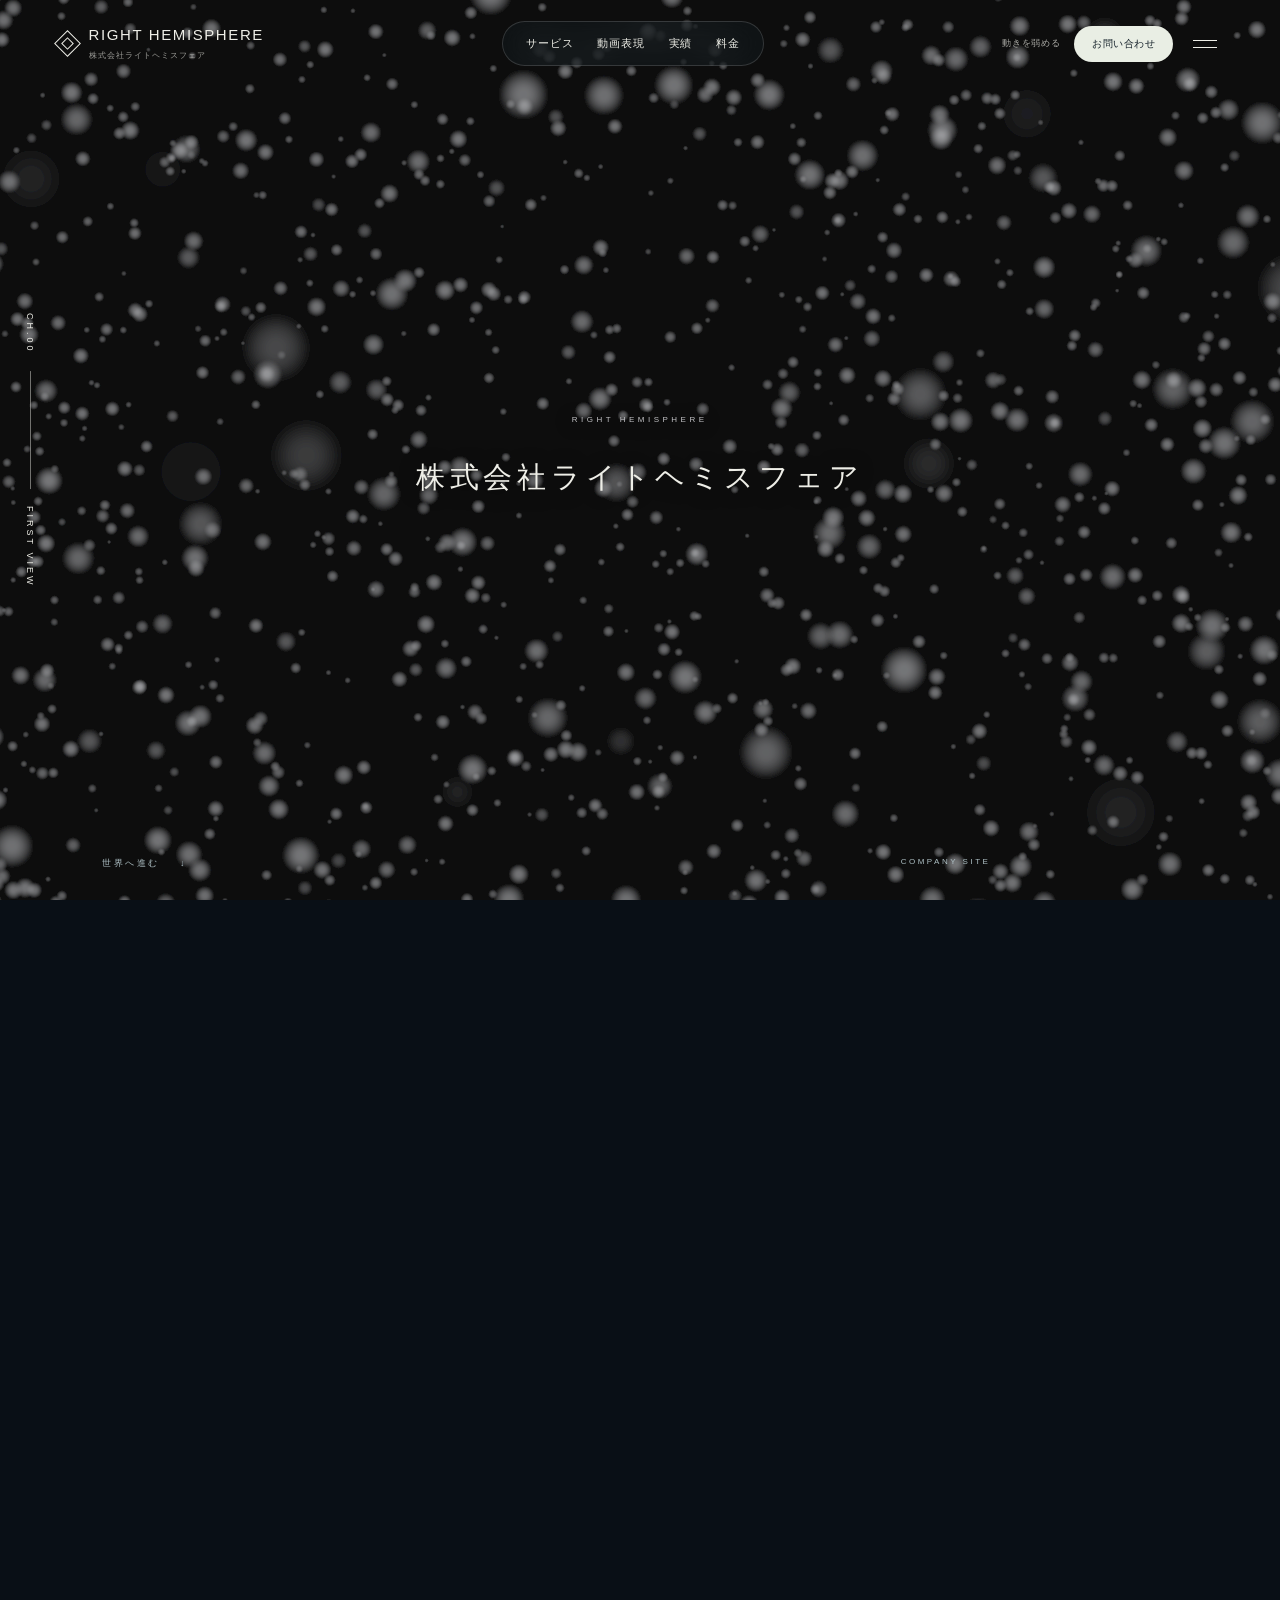
<file: index.html>
<!doctype html><html lang="ja"><head><meta charset="utf-8"><meta name="viewport" content="width=device-width,initial-scale=1,viewport-fit=cover"><meta name="robots" content="noindex,nofollow"><meta name="description" content="株式会社ライトヘミスフェア。動画制作・マーケティングのサービス、動画表現、実績、料金を一つの流れで。"><title>RIGHT HEMISPHERE — 株式会社ライトヘミスフェア</title><link rel="icon" href="data:image/svg+xml,%3Csvg xmlns='http://www.w3.org/2000/svg' viewBox='0 0 40 40'%3E%3Crect width='40' height='40' rx='9' fill='%230b1118'/%3E%3Cpath d='M10 29V11h12c10 0 10 12 0 12H10m12-1 9 7' fill='none' stroke='%23d7e8e2' stroke-width='2'/%3E%3C/svg%3E"><link rel="stylesheet" href="site.b2f78f8add09.css"><link rel="stylesheet" href="company.13a84bfcb4d9.css"><script src="app.80b61f55fc54.js" defer></script><script src="company.4720c2dbfc5d.js" defer></script><meta property="og:type" content="website"><meta property="og:site_name" content="RIGHT HEMISPHERE"><meta property="og:title" content="株式会社ライトヘミスフェア"><meta property="og:description" content="動画制作とマーケティングのサービス・動画表現・実績・制作料金をご紹介します。"><meta name="referrer" content="strict-origin-when-cross-origin"></head><body><a class="skip" href="#about">本文へ進む</a><div class="world" aria-hidden="true"><div class="night"></div><iframe style="background:#0c0c0e" id="firstView" title="粒子空間から既存動画へつながる背景" aria-hidden="true" tabindex="-1" src="fv/index.html?v=20261015-five-services"></iframe><div class="media-deck" id="mediaDeck"><div id="loops"></div><canvas id="travel"></canvas><canvas id="journeyCanvas"></canvas></div><div class="black-tide" id="blackTide"></div><div class="ambient"></div><canvas id="prism"></canvas><div id="fallback" class="fallback"><svg viewBox="0 0 700 600"><path d="M330 30L70 510L620 505Z" fill="#b8dcd815" stroke="#c7e5e0"/><path d="M330 30L370 56L665 540L620 505Z" fill="#b0cce41c" stroke="#c7e5e080"/></svg></div><canvas id="dust"></canvas><div class="grain"></div><div id="flash" class="flash"></div></div><div id="journeyStatus" class="journey-status" role="status" hidden></div>
<header id="header" class="header"><a class="brand" href="#prologue" aria-label="RIGHT HEMISPHERE 最初へ"><i aria-hidden="true"></i><span>RIGHT HEMISPHERE<small>株式会社ライトヘミスフェア</small></span></a><nav class="top-nav" aria-label="サイトナビゲーション"><a href="#about">サービス</a><a href="#works">動画表現</a><a href="#case-property">実績</a><a href="#pricing-full">料金</a></nav><div class="header-actions"><button id="motionToggle" class="motion-toggle" aria-pressed="false">動きを弱める</button><a class="contact-link" href="#contact">お問い合わせ</a><button id="menuOpen" class="burger" aria-label="メニューを開く"><i></i></button></div></header><aside class="rail" aria-hidden="true"><span id="railNumber">CH.00</span><div class="rail-line"><i id="railFill"></i></div><span id="railName">FIRST VIEW</span></aside><main><section id="prologue" class="chapter intro" data-chapter="FIRST VIEW"><div class="intro-stage"><div class="intro-copy" id="introCopy"><span class="eyebrow">RIGHT HEMISPHERE</span><h1>株式会社ライトヘミスフェア</h1></div><div class="intro-bottom"><a href="#rooftop">世界へ進む <span>↓</span></a><span>COMPANY SITE</span></div></div></section><section id="rooftop" class="chapter film-chapter rooftop-chapter" data-chapter="CONCEPT"><div class="scene"><div class="surface company-surface concept-surface"><div class="eyebrow">CONCEPT</div><h2>マーケティング戦略を<br>映像で表現する。</h2><p>誰に、何を、どのように。<br>商品やサービスの魅力を最大限に伝え、<br>ユーザーの感情や思考を動かす動画表現。</p><a class="subtle-link" href="#about">サービスを見る <span>↓</span></a></div></div></section><section id="about" class="chapter film-chapter service-journey" data-chapter="VIDEO AD" data-service="0" data-copy-position="right"><div class="scene"><div class="surface company-surface"><div class="eyebrow"><em>01</em> SERVICES</div><h2>動画広告</h2><p class="lead">商品・サービスや掲載先に合わせた動画広告を制作します。訴求や台本の内容に沿って、素材と編集による表現を組み立てます。</p><a class="subtle-link" href="#philosophy">次のシーンへ <span>↓</span></a></div></div><span id="about-inside" class="inner-anchor" aria-hidden="true"></span></section><section id="philosophy" class="chapter film-chapter service-journey" data-chapter="SOCIAL MEDIA" data-service="1" data-copy-position="right"><div class="scene"><div class="surface company-surface"><div class="eyebrow"><em>02</em> SERVICES</div><h2>SNS運用</h2><p class="lead">SNS向けの動画や投稿を通じた、継続的な発信を支援します。発信する内容や動画の見せ方を検討し、制作・運用につなげます。</p><a class="subtle-link" href="#ai">次のシーンへ <span>↓</span></a></div></div><span id="philosophy-inside" class="inner-anchor" aria-hidden="true"></span></section><section id="ai" class="chapter film-chapter service-journey" data-chapter="VIDEO CREATIVE" data-service="2" data-copy-position="lower-left"><div class="scene"><div class="surface company-surface"><div class="eyebrow"><em>03</em> SERVICES</div><h2>動画クリエイティブ<br>制作代行</h2><p class="lead">撮影素材やAI生成素材、文字・図形・イラストなどを用いた動画を制作します。広告やSNSなど、用途に合わせた動画表現をご相談いただけます。</p><a class="subtle-link" href="#creative">次のシーンへ <span>↓</span></a></div></div><span id="ai-inside" class="inner-anchor" aria-hidden="true"></span></section><section id="creative" class="chapter film-chapter service-journey" data-chapter="MARKETING" data-service="3" data-copy-position="lower-left"><div class="scene"><div class="surface company-surface"><div class="eyebrow"><em>04</em> SERVICES</div><h2>マーケティング支援</h2><p class="lead">商品・サービスの訴求や、動画での表現方法を検討します。マーケティングの意図を整理し、動画の企画・制作につながる判断を支援します。</p><a class="subtle-link" href="#live">次のシーンへ <span>↓</span></a></div></div><span id="creative-inside" class="inner-anchor" aria-hidden="true"></span></section><section id="live" class="chapter film-chapter service-journey" data-chapter="AI VIDEO" data-service="4" data-copy-position="lower-right"><div class="scene"><div class="surface company-surface"><div class="eyebrow"><em>05</em> SERVICES</div><h2>AIを活用した動画制作</h2><p class="lead">生成AIによる映像・画像素材を活用した動画を制作します。実写素材やアニメーションと組み合わせ、制作したい表現に合わせてご相談いただけます。</p><a class="subtle-link" href="#works">動画表現を見る <span>↓</span></a></div></div><span id="live-inside" class="inner-anchor" aria-hidden="true"></span></section><div class="cape-gate" aria-hidden="true"></div><section id="works" class="chapter works-chapter" data-chapter="EXPRESSIONS"><div class="works-sticky"><div class="works-header"><div><div class="eyebrow"><em>06</em> VIDEO EXPRESSIONS</div><h2>動画表現</h2></div><p>商品・サービスの紹介や動画広告に活用できる、<br>さまざまな動画表現をご紹介します。</p></div><div class="works-window"><div id="worksTrack" class="works-track"><button class="work-card" data-work="0" data-video="talk-27ccb4b64521" data-note="" aria-label="トーク動画：動画を再生"><div class="portrait"><img src="company-media/talk-27ccb4b64521.jpg" alt="トーク動画の表現見本" loading="lazy"><span class="play-mark" aria-hidden="true">▶</span></div><span>01 / 表現見本を再生</span><h3>トーク動画</h3><p>演者がカメラに向かって話し、商品・サービスの特徴や使い方を紹介します。</p></button><button class="work-card" data-work="1" data-video="vlog-0e054e6774a2" data-note="" aria-label="Vlog風動画：動画を再生"><div class="portrait"><img src="company-media/vlog-0e054e6774a2.jpg" alt="Vlog風動画の表現見本" loading="lazy"><span class="play-mark" aria-hidden="true">▶</span></div><span>02 / 表現見本を再生</span><h3>Vlog風動画</h3><p>日常や体験の流れを通して、商品・サービスの使用場面を見せます。</p></button><button class="work-card" data-work="2" data-video="avatar-6c2cd410f1b4" data-note="" aria-label="AIアバター：動画を再生"><div class="portrait"><img src="company-media/avatar-6c2cd410f1b4.jpg" alt="AIアバターの表現見本" loading="lazy"><span class="play-mark" aria-hidden="true">▶</span></div><span>03 / 表現見本を再生</span><h3>AIアバター</h3><p>AIで生成した人物を話し手に、商品やサービスを紹介します。</p></button><button class="work-card" data-work="3" data-video="vtuber-6756c906fc2b" data-note="" aria-label="AI VTuber：動画を再生"><div class="portrait"><img src="company-media/vtuber-6756c906fc2b.jpg" alt="和装キツネのAI VTuberの表現見本" loading="lazy"><span class="play-mark" aria-hidden="true">▶</span></div><span>04 / 表現見本を再生</span><h3>AI VTuber</h3><p>AIを活用して制作する、アニメ調のキャラクターによる動画です。語りや表情、身振りを組み合わせて表現します。</p></button><button class="work-card" data-work="4" data-video="motion-ac9fcb47bda2" data-note="" aria-label="モーショングラフィックス：動画を再生"><div class="portrait"><img src="company-media/motion-ac9fcb47bda2.jpg" alt="モーショングラフィックスの表現見本" loading="lazy"><i class="play-mark" aria-hidden="true">▶</i></div><span>05 / 表現見本を再生</span><h3>モーショングラフィックス</h3><p>文字・図形・ロゴの動きを組み合わせ、メッセージを視覚的に表現します。</p></button><button class="work-card" data-work="5" data-video="illustration-cb7f41182b95" data-note="" aria-label="イラストアニメーション：動画を再生"><div class="portrait"><img src="company-media/illustration-cb7f41182b95.jpg" alt="イラストアニメーションの表現見本" loading="lazy"><span class="play-mark" aria-hidden="true">▶</span></div><span>06 / 表現見本を再生</span><h3>イラストアニメーション</h3><p>イラストに瞬きや揺れなどの動きを加え、場面や感情を表現します。</p></button><button class="work-card" data-work="6" data-video="motion-comic-669017996660" data-note="" aria-label="モーションコミック：動画を再生"><div class="portrait"><img src="company-media/motion-comic-669017996660.jpg" alt="モーションコミックの表現見本" loading="lazy"><span class="play-mark" aria-hidden="true">▶</span></div><span>07 / 表現見本を再生</span><h3>モーションコミック</h3><p>漫画の人物やコマ、セリフに動きを加え、物語を展開します。</p></button><button class="work-card" data-work="8" data-video="infographic-5a4de4361dcd" data-note="" aria-label="インフォグラフィック：動画を再生"><div class="portrait"><img src="company-media/infographic-5a4de4361dcd.jpg" alt="折れ線インフォグラフィックの表現見本" loading="lazy"><span class="play-mark" aria-hidden="true">▶</span></div><span>08 / 表現見本を再生</span><h3>インフォグラフィック</h3><p>数値や仕組み、手順を、図解と動きでわかりやすく伝えます。</p></button><button class="work-card" data-work="9" data-video="clay-0fd35ba34732" data-note="" aria-label="その他表現：クレイアニメーションを再生"><div class="portrait"><img src="company-media/clay-0fd35ba34732.jpg" alt="クレイアニメーションの表現見本" loading="lazy"><span class="play-mark" aria-hidden="true">▶</span></div><span>09 / 表現見本を再生</span><h3>その他表現</h3><p>AIクレイアニメーション、ペーパークラフトアニメーション、リリックビデオ、ミュージックビデオ風など、質感や音楽を生かした動画表現もご紹介します。</p></button></div></div><div class="works-progress"><i id="worksProgress"></i></div></div></section>
<section id="case-property" class="chapter paper-chapter compact-chapter" data-chapter="WORKS"><div class="editorial compact-layout"><div class="eyebrow"><em>07</em> WORKS</div><h2>実績紹介</h2><div class="cases-grid"><article class="case-layout metric-card"><span class="case-expression">トーク動画</span><h3>不動産一括査定の資料請求</h3><dl class="case-metrics"><div><dt>ROAS</dt><dd><b data-count="220" aria-label="220％">220</b><span>％</span></dd></div><div><dt>月獲得数</dt><dd><b data-count="800" aria-label="800件">800</b><span>件</span></dd></div><div><dt>獲得CPA</dt><dd><b data-count="3000" aria-label="3,000円台">3,000</b><span>円台</span></dd></div></dl></article><article id="case-community" class="case-layout metric-card"><span class="case-expression">Vlog風動画</span><h3>コミュニティへのリスト獲得</h3><dl class="case-metrics"><div><dt>ROAS</dt><dd><b data-count="250" aria-label="250％">250</b><span>％</span></dd></div><div><dt>月獲得数</dt><dd><b data-count="400" aria-label="400件">400</b><span>件</span></dd></div><div><dt>LINE CPA</dt><dd><b data-count="2000" aria-label="2,000円台">2,000</b><span>円台</span></dd></div></dl></article></div></div></section>
<section id="pricing-full" class="chapter paper-chapter compact-chapter" data-chapter="PRICING"><div class="editorial compact-layout"><div class="eyebrow"><em>08</em> PRICING</div><h2>制作料金</h2><div class="pricing-summary"><h3>1本あたりの制作料金</h3><table class="pricing-examples"><thead><tr><th scope="col">制作内容</th><th scope="col">税別／本</th><th scope="col">税込／本</th></tr></thead><tbody><tr id="pricing-plan-full"><th scope="row">台本から編集までの一括作成</th><td>80,000円</td><td>88,000円</td></tr><tr id="pricing-shoot"><th scope="row">素材撮影＋編集</th><td>50,000円</td><td>55,000円</td></tr><tr id="pricing-edit"><th scope="row">素材選択＋編集</th><td>30,000円</td><td>33,000円</td></tr></tbody></table><div class="pricing-actions"><a href="https://goshi-54.github.io/righthemisphere-pricing/guide/" target="_blank" rel="noopener noreferrer">料金・納品仕様の詳細 ↗</a><a href="https://goshi-54.github.io/righthemisphere-pricing/" target="_blank" rel="noopener noreferrer">料金シミュレーター ↗</a></div></div></div></section>
<section id="contact" class="chapter paper-chapter compact-chapter" data-chapter="CONTACT"><div class="editorial company-contact"><div class="eyebrow"><em>09</em> CONTACT</div><div class="contact-grid"><div><h2>お問い合わせ</h2><p>動画制作、SNS運用、マーケティング支援に関する<br>ご相談・お問い合わせ。</p><h3>ご相談内容の例</h3><ul class="contact-examples"><li>商品・サービスを動画で紹介したい</li><li>動画広告やSNS向けの動画を制作したい</li><li>AIを使った映像表現を相談したい</li><li>制作とマーケティングをあわせて相談したい</li></ul><a class="back-top" href="#prologue">ページの最初へ ↑</a></div><div class="form-wire" aria-label="お問い合わせフォーム"><p class="form-help" role="status">お問い合わせの受付はまだ開始していません。</p><fieldset disabled style="border:0;padding:0;margin:20px 0 0;min-width:0"><div class="field"><label for="contact-name">お名前 <span>必須</span></label><input id="contact-name" name="name" autocomplete="off" maxlength="100"></div><div class="field"><label for="contact-company">会社名 <span>任意</span></label><input id="contact-company" name="company" autocomplete="off" maxlength="150"></div><div class="field"><label for="contact-email">メールアドレス <span>必須</span></label><input id="contact-email" name="email" type="email" autocomplete="off" maxlength="254"></div><div class="field"><label for="contact-message">ご相談内容 <span>必須</span></label><textarea id="contact-message" name="message" rows="6" maxlength="2000"></textarea></div><button class="button" type="button" disabled>お問い合わせを送信する <span>→</span></button></fieldset></div></div></div></section></main><footer class="footer"><a class="brand" href="#prologue"><i aria-hidden="true"></i><span>RIGHT HEMISPHERE<small>株式会社ライトヘミスフェア</small></span></a><p>動画制作とマーケティング</p><div><a href="#contact">お問い合わせ ↑</a><span>VIDEO & MARKETING</span></div></footer><dialog id="menu" class="menu" aria-label="全シーンへのメニュー"><button class="close" data-close="menu" aria-label="メニューを閉じる">×</button><div class="eyebrow">6 SECTIONS / 11 SCENES</div><nav id="chapterMenu" aria-label="全シーン"></nav><span class="menu-foot">サービスから、ご相談まで</span></dialog><dialog id="workDetail" class="work-dialog" aria-labelledby="workTitle"><button class="close" data-close="workDetail" aria-label="動画を閉じる">×</button><video id="workVideo" controls playsinline preload="none" hidden></video><img id="workImage" alt=""><div class="work-dialog-copy"><span class="eyebrow">EXPRESSION SAMPLE / 表現の見本</span><h2 id="workTitle"></h2><p id="workDescription"></p><p id="workNote" class="small-note"></p></div></dialog></body></html>
</file>
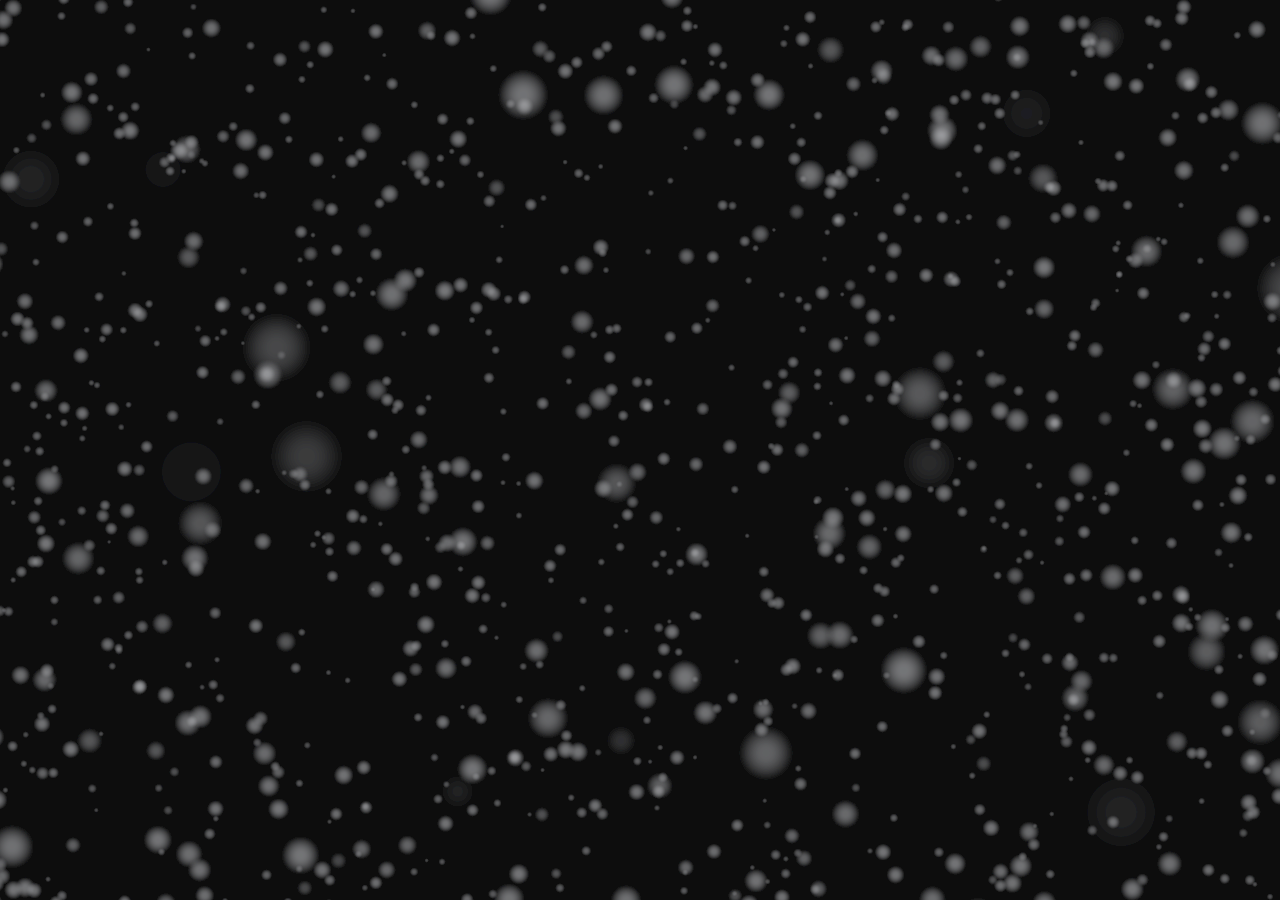
<file: fv/index.html>
<!doctype html><html lang="ja"><head><meta charset="utf-8"><meta name="viewport" content="width=device-width,initial-scale=1"><title>RIGHT HEMISPHERE — 粒子空間</title><style>html,body{margin:0;width:100%;height:100%;background:#0c0c0e}#particleStage{position:relative;width:100%;height:100%}canvas{position:absolute;inset:0;width:100%;height:100%;display:block}#footageCanvas{opacity:0}</style><link rel="stylesheet" href="prism-field.3f9cf3d6fea9.css"></head><body><main id="particleStage" aria-label="粒子空間から既存動画へつながる背景"><canvas id="particleCanvas" aria-hidden="true"></canvas><canvas id="footageCanvas" aria-hidden="true"></canvas></main><script src="prism-field.631a029ecf0b.js" defer></script></body></html>
</file>
<file: site.b2f78f8add09.css>
:root{--ink:#eeeee7;--muted:#a8b8be;--serif:"Hiragino Mincho ProN","Yu Mincho",YuMincho,serif;--sans:-apple-system,BlinkMacSystemFont,"Hiragino Kaku Gothic ProN",sans-serif;--header:88px}*{box-sizing:border-box}html{scroll-behavior:smooth}body{margin:0;background:#090f16;color:var(--ink);font-family:var(--sans);overflow-x:clip}button,a,input{-webkit-tap-highlight-color:transparent}button,a{color:inherit}button{font:inherit;cursor:pointer;border:0;background:none}a{text-decoration:none}button:focus-visible,a:focus-visible,summary:focus-visible{outline:2px solid #9ecece;outline-offset:5px}::selection{background:#c7d8e2;color:#192832}.skip{position:fixed;top:10px;left:16px;z-index:100;transform:translateY(-160%);background:#fff;color:#111;padding:12px}.skip:focus{transform:none}
.world{position:fixed;inset:0;overflow:hidden;pointer-events:none;z-index:-1;background:#090f16}.night{position:absolute;inset:0;background:radial-gradient(ellipse at 60% 44%,#26445366,transparent 45%),#090f16}.world canvas{position:absolute;inset:0;width:100%;height:100%}.media-deck{position:absolute;inset:-2%;opacity:0;will-change:opacity,transform}.media-deck video{position:absolute;inset:0;width:100%;height:100%;object-fit:cover;opacity:0}.media-deck #travel{width:100%;height:100%;opacity:0}.black-tide{position:absolute;inset:-40% 0 0;transform:translateY(110%);background:linear-gradient(transparent 0,#090f16 30%,#090f16);will-change:transform}.ambient{position:absolute;inset:0;background:radial-gradient(ellipse at 70% 55%,#95bcb50a,transparent 45%)}.grain{position:absolute;inset:0;opacity:.085;background-image:url("data:image/svg+xml,%3Csvg viewBox='0 0 150 150' xmlns='http://www.w3.org/2000/svg'%3E%3Cfilter id='n'%3E%3CfeTurbulence type='fractalNoise' baseFrequency='.8' numOctaves='3' stitchTiles='stitch'/%3E%3C/filter%3E%3Crect width='100%25' height='100%25' filter='url(%23n)' opacity='.35'/%3E%3C/svg%3E");mix-blend-mode:soft-light}.flash{position:absolute;inset:0;background:#e8efed;opacity:0}.fallback{position:absolute;inset:15% 24%;display:none}.fallback svg{height:100%;width:100%}
.header{position:fixed;inset:0 0 auto;height:var(--header);padding:0 4.5vw;display:flex;justify-content:space-between;align-items:center;gap:20px;z-index:40;transition:background .35s,color .35s;border-bottom:1px solid transparent}.brand{font:25px var(--serif);letter-spacing:4px;display:flex;align-items:center;gap:13px;white-space:nowrap}.brand i{width:19px;height:19px;border:1px solid currentColor;transform:rotate(45deg);position:relative}.brand i:after{content:'';position:absolute;inset:4px;border:1px solid currentColor}.top-nav{display:flex;gap:22px;border:1px solid #ffffff26;border-radius:35px;padding:14px 23px;background:#18242c50;backdrop-filter:blur(18px)}.top-nav a{font-size:9px;letter-spacing:2px;position:relative}.top-nav a[aria-current=location]:after{content:'';position:absolute;width:3px;height:3px;border-radius:50%;background:currentColor;left:50%;bottom:-8px}.header-actions{display:flex;align-items:center;gap:14px}.contact-link{border-radius:25px;background:#e9eee4;color:#142029;padding:11px 18px;font-size:9px;letter-spacing:2px}.motion-toggle{font-size:9px;letter-spacing:.08em;opacity:.7;padding:10px 0}.burger{width:35px;height:35px;display:grid;place-items:center}.burger i{width:24px;height:8px;border-top:1px solid currentColor;border-bottom:1px solid currentColor}.header.scrolled{background:#0b151aaa;backdrop-filter:blur(15px);border-bottom-color:#ffffff0c}.header.is-light{color:#15272e}.header.is-light.scrolled{background:#e1e7e190}.header.is-light .top-nav{background:#edf3f080;border-color:#26394322}.header.is-light .contact-link{background:#10222b;color:#fff}
.rail{position:fixed;top:50%;left:25px;transform:translateY(-50%);display:flex;gap:17px;align-items:center;writing-mode:vertical-rl;z-index:25;font-size:9px;letter-spacing:3px;transition:color .4s}.rail.is-light{color:#253b43}.rail-line{height:118px;width:1px;background:currentColor;opacity:.45;position:relative}.rail-line i{position:absolute;top:0;width:3px;left:-1px;background:currentColor}
main{position:relative}.chapter{position:relative}.intro{height:240svh}.intro-stage{position:sticky;top:0;height:100svh;min-height:650px;padding:110px 8vw 75px;display:flex;align-items:end}.intro-copy{margin-bottom:45px;will-change:opacity,transform}.intro-copy h1{font:400 30px var(--serif);letter-spacing:.2em;line-height:1.7;margin:18px 0 9px}.intro-copy p{font-size:12px;letter-spacing:.08em;line-height:2}.eyebrow{font-size:10px;letter-spacing:3px;line-height:1.8;display:flex;align-items:center;gap:16px;font-weight:400}.eyebrow em{font:italic 18px var(--serif);letter-spacing:0;margin-right:4px}.eyebrow:before{content:'';display:block;width:30px;height:1px;background:currentColor;opacity:.5}.intro-copy .eyebrow{font-size:9px;color:#a4bdc5}.intro-copy .eyebrow:before{display:none}.intro-bottom{position:absolute;left:8vw;right:7vw;bottom:30px;display:flex;justify-content:space-between;gap:20px;font-size:9px;letter-spacing:2.5px;color:#aec0c5}.intro-bottom a span{margin-left:15px}.making-pin{width:38px;height:38px;position:absolute;top:28px;right:28px;border:1px solid #e0d6f7a0;border-radius:50%;background:#e5dfed28;box-shadow:0 0 0 5px #d9cbe80a;font:italic 15px var(--serif);z-index:5;backdrop-filter:blur(8px);transition:background .3s,transform .3s}.making-pin:hover{background:#e4d9ef50;transform:scale(1.08)}.intro-stage .making-pin{top:43%;right:8vw}
.film-chapter{height:190svh}.scene{position:sticky;top:0;min-height:660px;height:100svh;display:flex;align-items:center;justify-content:center;padding:100px 6.5vw 50px;perspective:1100px}.surface{color:#1e3239;position:relative;max-width:1200px;width:100%;border:1px solid #ffffffb0;border-radius:30px;padding:42px 45px;background:#ffffff17;backdrop-filter:blur(4px) saturate(1.05);box-shadow:inset 0 1px 0 #ffffffcf,0 15px 65px #26323f14;transform-style:preserve-3d;will-change:transform;transition:background .65s,backdrop-filter .65s}.surface:hover,.surface:focus-within{background:#ffffff55;backdrop-filter:blur(22px) saturate(1.15)}.surface .making-pin{top:-19px;right:28px;color:#25333f;background:#dcd0eab0;border-color:#fffc}.surface h2{font:400 clamp(30px,3.4vw,52px) var(--serif);letter-spacing:.05em;line-height:1.55;margin:26px 0}.surface p{font-size:12px;line-height:2.1;letter-spacing:.015em}.split{display:grid;grid-template-columns:1.06fr 1fr;gap:55px;align-items:start}.lead{font-size:13px!important;line-height:2.2!important}.about-right{padding-top:13px}.service-row{display:grid;grid-template-columns:115px 1fr;gap:18px;align-items:start;border-top:1px solid #25373d26;padding:14px 0}.service-row span{font-size:9px;letter-spacing:2px;padding-top:4px}.service-row p{margin:0;font-size:12px}.metrics{display:grid;grid-template-columns:repeat(4,1fr);border-top:1px solid #25373d26;margin-top:30px;padding-top:18px}.metrics>div{padding:0 24px;border-right:1px solid #25373d26}.metrics>div:first-child{padding-left:0}.metrics>div:last-child{border-right:0}.metrics b{display:block;font:400 28px var(--sans);margin-bottom:8px}.metrics span{font-size:8px;letter-spacing:1.1px;line-height:1.8;display:block}.narrow{max-width:580px}.philosophy-surface h2{margin:20px 0 12px}.principles{display:grid;grid-template-columns:repeat(3,1fr);gap:34px;margin-top:30px}.principles article{border-left:1px solid #263d4226;padding-left:20px}.principles span,.feature-list span{font-size:8px;letter-spacing:2px}.principles h3{font:400 22px var(--serif);letter-spacing:.05em;margin:20px 0 14px}.principles p{font-size:12px;line-height:2;margin:0}.feature-list{display:grid;gap:20px;margin-top:23px}.feature-list article{border-top:1px solid #2c41472b;padding-top:14px;display:grid;grid-template-columns:105px 1fr;gap:7px 15px}.feature-list span{grid-column:1/3}.feature-list h3{font:400 21px var(--serif);margin:8px 0}.feature-list p{margin:4px 0}.chips{display:flex;gap:12px;margin-top:27px;flex-wrap:wrap}.chips span{font-size:8px;letter-spacing:2px;border:1px solid #233f463a;padding:8px 15px;border-radius:18px}.creative-mark{font:400 115px var(--serif);color:#36565b20;line-height:1.1;margin-top:18px}.creative-mark span{display:block;font:8px var(--sans);letter-spacing:3px;color:#3a5058b0;margin-top:7px}.craft-row{display:flex;justify-content:space-between;gap:20px;border-top:1px solid #293e4326;padding:17px 0;font-size:12px}.craft-row b{font-size:9px;font-weight:400;letter-spacing:2px}.live-surface{padding-block:45px}.live-surface h2{font-size:clamp(38px,5.2vw,76px);line-height:1.5;letter-spacing:.06em;margin-block:29px 34px}.live-bottom{display:flex;justify-content:space-between;gap:35px;align-items:end}.live-bottom p{font-size:13px;margin:0}.live-tags{display:flex;flex-direction:column;gap:13px;font-size:8px;letter-spacing:2px}.live-tags span{padding-bottom:10px;border-bottom:1px solid #2e41492b}.cape-gate{height:80svh;display:flex;align-items:center;justify-content:center;color:#beced6;font-size:9px;letter-spacing:6px}.dark-chapter{min-height:120svh;background:transparent}.editorial{position:relative;max-width:1300px;margin:0 auto;padding:130px 8vw 110px;min-height:110svh;display:flex;flex-direction:column;justify-content:center}.editorial .making-pin{top:110px;right:6vw}.editorial h2,.works-header h2{font:400 clamp(32px,4.3vw,62px) var(--serif);line-height:1.65;letter-spacing:.07em;margin:30px 0}.editorial p{font-size:14px;line-height:2.2;letter-spacing:.035em;color:#b0c1c7}.cape-layout{display:grid;grid-template-columns:1.1fr 1fr;gap:40px;align-items:center}.cape-object{height:320px;position:relative;display:grid;place-items:center}.cape-object i{position:absolute;width:160px;height:190px;border:1px solid #c2d6dc70;background:linear-gradient(150deg,#d9e8e91c,#8bafe50a);border-radius:3px;transform:rotate(-17deg) skewY(10deg);box-shadow:0 0 65px #a8d1d508}.cape-object i:nth-child(2){transform:translate(37px,18px) rotate(-17deg) skewY(10deg);border-color:#bbd1e539}.cape-object i:nth-child(3){transform:translate(72px,38px) rotate(-17deg) skewY(10deg);border-color:#c5c4e528}.cape-object span{position:absolute;bottom:0;font-size:8px;letter-spacing:3px;color:#78939c}.editorial-foot{grid-column:1/3;border-top:1px solid #c3d1d129;display:flex;justify-content:space-between;gap:15px;padding-top:25px;font-size:9px;letter-spacing:2px;color:#96afb8}.rescue-layout .split{margin-top:12px}.finish-list{padding-top:60px}.finish-list>div{display:grid;grid-template-columns:30px 1fr auto;gap:18px;align-items:center;border-top:1px solid #c7d7df29;padding:21px 0}.finish-list span{font:italic 14px var(--serif);color:#95aab3}.finish-list p{font-size:15px;margin:0;color:#e0e6e0}.finish-list small{font-size:8px;letter-spacing:2px;color:#92acb5}.rescue-layout:before{content:'';position:absolute;inset:8% -15%;z-index:-1;background:radial-gradient(ellipse at 90% 50%,#56809519,transparent 45%)}
.works-chapter{height:400svh}.works-sticky{position:sticky;top:0;height:100svh;min-height:660px;padding:105px 0 55px;display:flex;flex-direction:column;justify-content:center;overflow:hidden}.works-header{padding-inline:8vw;display:flex;justify-content:space-between;gap:30px;align-items:end;position:relative;margin-bottom:28px}.works-header h2{font-size:35px;margin:14px 0 0;line-height:1.5}.works-header p{font-size:9px;letter-spacing:2px;color:#b4c1c8;line-height:2.2;margin-right:4vw}.works-header small{font-size:8px;letter-spacing:.08em}.works-header .making-pin{right:5vw;top:0}.works-window{overflow:hidden;padding:8px 0 0}.works-track{display:flex;gap:26px;padding-inline:8vw;width:max-content;will-change:transform}.work-card{padding:0;text-align:left;width:340px;flex:0 0 auto;display:block}.work-card img,.work-abstract{height:210px;width:100%;object-fit:cover;border-radius:18px;border:1px solid #c8e1e31c;transition:filter .35s}.work-card:hover img{filter:brightness(1.12)}.work-card>span{display:block;font-size:8px;letter-spacing:2px;color:#90aab7;margin-top:20px}.work-card h3{font:400 22px var(--serif);letter-spacing:.05em;margin:11px 0}.work-card p{font-size:12px;color:#9eb3bd;margin:0;letter-spacing:.06em}.work-abstract{background:radial-gradient(ellipse at 40% 50%,#7c9bab,#142330);position:relative;overflow:hidden;display:grid;place-items:center}.work-abstract i{position:absolute;width:145px;height:115px;border:1px solid #e8ebda88;background:#eee6;backdrop-filter:blur(10px);transform:rotate(-16deg);border-radius:8px}.work-abstract i:nth-child(2){transform:translate(25px,18px) rotate(16deg);background:#edf6;mix-blend-mode:screen}.work-abstract.warm{background:radial-gradient(ellipse at 70% 60%,#c2b3a1,#373849)}.work-abstract.warm i{border-radius:50%;width:130px;height:130px;background:#ecfa}.work-abstract.warm i:nth-child(2){background:#96c9be60}.works-progress{height:1px;background:#a9c2ca2e;margin:32px 8vw 0;position:relative}.works-progress i{position:absolute;left:0;width:0;height:2px;top:0;background:#c1d4d2}
.try-layout h2{margin-bottom:14px}.try-layout>p{margin-top:0}.try-cards{display:grid;grid-template-columns:repeat(3,1fr);gap:23px;margin-top:27px}.try-demo{height:230px;position:relative;border:1px solid #b7d6e33a;border-radius:18px;overflow:hidden;background:radial-gradient(ellipse at 50% 50%,#263f50,#0c1824);isolation:isolate}.try-demo>span{position:absolute;left:22px;bottom:44px;font:20px var(--serif);letter-spacing:.07em;z-index:3}.try-demo>small{position:absolute;left:22px;bottom:21px;font-size:10px;color:#aec7cf;letter-spacing:.05em;z-index:3}.try-prism{position:absolute;inset:11% 24% 29%;clip-path:polygon(50% 0,100% 100%,0 100%);background:linear-gradient(145deg,#e9f1ebbf,#b8d5dd17 25%,#bdced566 90%)}.try-beam{position:absolute;top:34%;left:-20%;right:-20%;height:17%;background:linear-gradient(90deg,transparent,#dae8eaa0,#d9bdd580,transparent);transform:rotate(-17deg);filter:blur(4px);transition:transform .7s,opacity .7s}.try-demo[aria-pressed=true] .try-beam{transform:rotate(13deg);background:linear-gradient(90deg,transparent,#b5decbcc,#bdd0edcc,#dfc4e0cc,#e2d1b4cc,transparent)}.try-demo.frosted{background:repeating-linear-gradient(120deg,#a3c5b4,#c8c9e0 20%,#e1c7b8 40%)}.try-glass{position:absolute;inset:13% 20% 30%;border-radius:15px;border:1px solid #fffc;background:#fff2;backdrop-filter:blur(2px);transform:rotate(-11deg);transition:backdrop-filter .6s,transform .6s,background .6s}.try-demo[aria-pressed=true] .try-glass{backdrop-filter:blur(18px);transform:rotate(9deg);background:#fff5}.air-dot{position:absolute;left:50%;top:38%;height:3px;width:3px;border-radius:50%;background:#d8e9d8;box-shadow:0 0 12px #a3dada;transition:transform .7s}.air-dot:nth-child(1){transform:translate(-23px,-10px)}.air-dot:nth-child(2){transform:translate(17px,-20px)}.air-dot:nth-child(3){transform:translate(8px,15px)}.air-dot:nth-child(4){transform:translate(-14px,25px)}.air-dot:nth-child(5){transform:translate(31px,10px)}.try-demo[aria-pressed=true] .air-dot:nth-child(1){transform:translate(-60px,-34px)}.try-demo[aria-pressed=true] .air-dot:nth-child(2){transform:translate(45px,-46px)}.try-demo[aria-pressed=true] .air-dot:nth-child(3){transform:translate(23px,33px)}.try-demo[aria-pressed=true] .air-dot:nth-child(4){transform:translate(-35px,51px)}.try-demo[aria-pressed=true] .air-dot:nth-child(5){transform:translate(71px,25px)}.tap-hint{font-size:10px!important;color:#91a9b4!important;margin-top:20px!important}.community-layout{background:radial-gradient(ellipse at 70% 55%,#919cdb15,transparent 60%)}.community-layout .split{align-items:center}.community-grid{display:grid;grid-template-columns:1fr 1fr;gap:14px}.community-grid>div{height:135px;border:1px solid #c6d8df2e;border-radius:15px;background:linear-gradient(135deg,#cee7e916,#e8d8f005);display:flex;flex-direction:column;justify-content:center;padding:25px;gap:10px}.community-grid b{font:18px var(--serif);letter-spacing:2px}.community-grid span{font-size:10px;color:#a3bcc7}.news-layout{min-height:100svh}.news-list{border-top:1px solid #b7ccd02d}.news-list details{border-bottom:1px solid #b7ccd02d}.news-list summary{display:flex;gap:24px;align-items:center;padding:26px 0;cursor:pointer;list-style:none}.news-list summary::-webkit-details-marker{display:none}.news-list summary>span{font-size:9px;letter-spacing:2px;color:#9db6bf;min-width:80px}.news-list h3{font:400 19px var(--serif);line-height:1.7;letter-spacing:.05em;margin:0;flex:1}.news-list i{font-style:normal;font-size:18px}.news-list details[open] i{transform:rotate(45deg)}.news-list p{padding:0 0 25px 104px;font-size:12px;max-width:850px}.contact-layout{min-height:115svh;align-items:start}.contact-layout h2{font-size:clamp(45px,7vw,90px);line-height:1.45;margin-top:35px}.contact-layout p{font-size:13px}.cta{margin-top:30px;border:1px solid #d0e1da65;border-radius:40px;padding:18px 24px;background:#edf8e708;display:flex;gap:45px;font-size:12px;letter-spacing:.06em}.cta:hover{background:#edf8e71c}.cta span{font-size:17px}.contact-layout output{font-size:11px;color:#b7dace;min-height:24px;margin-top:16px}.back-top{font-size:10px;letter-spacing:.08em;border-bottom:1px solid #c7d5dc45;padding-bottom:8px;margin-top:30px}.footer{border-top:1px solid #c3d5de1b;max-width:1300px;padding:45px 8vw 100px;margin:auto;display:grid;grid-template-columns:auto 1fr auto;gap:45px;align-items:start}.footer p{font-size:10px;line-height:2;color:#a1b6c0;letter-spacing:.04em;margin:0}.footer>div{display:flex;flex-direction:column;gap:22px;font-size:9px;color:#abc0c8;letter-spacing:1.5px}.footer>div a{text-decoration:underline;text-underline-offset:5px}
.making-hud{position:fixed;z-index:32;right:24px;bottom:max(20px,env(safe-area-inset-bottom));padding:12px 20px;border:1px solid #b1c7d240;border-radius:28px;background:#152632d9;backdrop-filter:blur(12px);font-size:10px;letter-spacing:.06em;box-shadow:0 8px 35px #0002}.making-hud:before{content:'';width:4px;height:4px;background:#cae5d6;display:inline-block;border-radius:50%;margin:0 10px 2px 0}.making-hud.is-light{color:#263f47;background:#eef3f1e6;border-color:#fff8}.making-hud.is-light:before{background:#759ba2}dialog{border:0;padding:0;color:#e1ebe8;background:#0c1822;max-width:none}dialog::backdrop{background:#07101588;backdrop-filter:blur(6px)}.close{position:absolute;top:25px;right:25px;width:38px;height:38px;border:1px solid #b6d0d955;border-radius:50%;font-size:23px;z-index:4}.menu{position:fixed;inset:0;margin:0;width:100%;height:100%;max-height:100%;padding:75px 9vw 90px;background:#e0e9e5e8;backdrop-filter:blur(30px);color:#253943;overflow:auto}.menu .close{border-color:#25394350}.menu nav{display:grid;grid-template-columns:1fr 1fr;grid-auto-flow:column;grid-template-rows:repeat(7,1fr);gap:0 9vw;margin-top:28px;max-width:1050px}.menu nav a{display:flex;gap:18px;align-items:center;border-bottom:1px solid #354b501b;padding:13px 0}.menu nav a>span{font:italic 13px var(--serif);color:#728a90;min-width:24px}.menu nav a b{font:400 23px var(--serif);letter-spacing:.06em}.menu nav a small{display:block;font:9px var(--sans);letter-spacing:2px;margin-top:7px;color:#5b727a}.menu nav a[aria-current=location]{background:linear-gradient(90deg,#bddbd53d,#d9cdec44,transparent);border-radius:8px}.menu-foot{display:block;margin-top:32px;font:12px var(--serif);letter-spacing:3px}.drawer{position:fixed;inset:0 0 0 auto;margin:0;width:min(480px,100%);height:100%;max-height:100%;padding:70px 35px 45px;overflow:auto;border-left:1px solid #a7c0cb2c}.drawer h2{font:400 29px var(--serif);line-height:1.6;letter-spacing:.04em;margin:27px 0}.drawer h3{font-size:10px;font-weight:400;letter-spacing:2px;color:#b7cfd7;margin:28px 0 12px}.drawer p{font-size:13px;line-height:2.1;color:#b7cbd0}.drawer a{font-size:11px;border-bottom:1px solid #c5dadd80;padding-bottom:4px}.drawer ul{padding-left:18px;font-size:12px;color:#b4c8d0;line-height:2.2}.work-dialog{position:fixed;inset:5vh 6vw;margin:auto;width:min(900px,88vw);max-height:90vh;border-radius:20px;overflow:auto}.work-dialog>img{display:block;width:100%;aspect-ratio:16/9;object-fit:cover}.work-dialog-copy{padding:35px}.work-dialog h2{font:400 31px var(--serif);letter-spacing:.04em;line-height:1.6}.work-dialog p{font-size:13px;line-height:2;color:#bad0d5}.small-note{font-size:10px!important;color:#91aab3!important}body.low-motion *{scroll-behavior:auto!important}body.low-motion .surface{transform:none!important;transition:none}body.low-motion .try-demo i{transition:none}body.low-motion .media-deck{transform:none!important}
@media(hover:none){.surface,.surface:hover{background:#ffffff60;backdrop-filter:blur(18px) saturate(1.1);transform:none!important}}
@media(min-height:950px) and (min-width:881px){.surface{padding:65px 60px}.surface h2{font-size:49px}.surface p{font-size:14px}.metrics{margin-top:50px;padding-top:30px}.metrics b{font-size:35px}.scene{padding-block:125px 100px}.principles{margin-top:50px}.feature-list{gap:35px}.live-surface h2{font-size:72px}.works-header h2{font-size:43px}.work-card{width:400px}.work-card img,.work-abstract{height:260px}.works-sticky{padding-top:140px}.editorial{padding-block:160px}.intro-copy{margin-bottom:70px}}
@media(max-width:1100px){.top-nav{gap:16px;padding-inline:20px}.top-nav a{font-size:8px}.header{padding-inline:4vw}.contact-link{display:none}.header-actions{gap:15px}.scene{padding-inline:6vw}.surface{padding:35px}.split{gap:35px}.surface h2{font-size:36px}.surface p{font-size:12px}.service-row{grid-template-columns:95px 1fr;gap:12px}.editorial{padding-inline:8vw}.rail{left:16px}.principles{gap:20px}.metrics>div{padding-inline:15px}}
@media(max-width:880px){:root{--header:76px}.top-nav{display:none}.header{padding-inline:26px}.brand{font-size:24px}.rail{display:none}.intro{height:145svh}.intro-stage{min-height:650px;padding-inline:7vw}.intro-copy h1{font-size:27px}.intro-bottom{left:7vw;right:7vw}.film-chapter{height:auto;min-height:110svh}.scene{position:relative;min-height:110svh;height:auto;padding:110px 6vw 90px}.surface{padding:35px 30px;max-width:700px;border-radius:24px}.surface h2{font-size:35px}.surface .split{grid-template-columns:1fr;gap:18px}.about-right{padding-top:0}.about-right .lead{margin-top:0}.metrics{margin-top:25px;grid-template-columns:repeat(4,1fr)}.metrics span{font-size:7px;letter-spacing:.5px}.metrics b{font-size:27px}.principles{grid-template-columns:1fr;gap:20px}.principles article{padding-left:20px}.principles h3{margin:9px 0;font-size:23px}.principles p{font-size:12px}.feature-list{margin-top:0;gap:16px}.feature-list article{grid-template-columns:100px 1fr}.creative-mark{font-size:70px;margin:0}.creative-mark span{font-size:7px}.live-surface h2{font-size:42px}.live-bottom{display:block}.live-tags{flex-direction:row;gap:15px;margin-top:25px}.live-tags span{font-size:7px;letter-spacing:1px}.cape-gate{height:36svh}.dark-chapter{min-height:auto}.editorial{min-height:100svh;padding:115px 7vw 100px}.editorial h2{font-size:38px}.editorial p{font-size:13px}.editorial .making-pin{top:100px;right:7vw}.cape-layout{grid-template-columns:1fr;gap:35px}.cape-object{height:250px}.cape-object i{width:130px;height:150px}.editorial-foot{grid-column:auto;font-size:7px;letter-spacing:1px}.rescue-layout .split{grid-template-columns:1fr;gap:15px}.finish-list{padding-top:0}.finish-list>div{padding:19px 0}.works-chapter{height:auto!important;min-height:0}.works-sticky{position:relative;min-height:0;height:auto;padding:100px 0 90px}.works-header{padding-inline:7vw;display:block}.works-header h2{font-size:34px}.works-header p{font-size:8px;margin-top:20px}.works-header .making-pin{right:7vw;top:0}.works-window{overflow-x:auto;scroll-snap-type:x mandatory;padding-bottom:15px}.works-track{padding-inline:7vw;gap:20px;transform:none!important}.work-card{width:min(350px,78vw);scroll-snap-align:center}.work-card img,.work-abstract{height:210px}.works-progress{display:none}.try-cards{gap:15px}.try-demo{height:210px}.community-layout .split{grid-template-columns:1fr;gap:27px}.community-grid>div{height:130px}.news-list summary{gap:17px}.news-list summary>span{font-size:8px;min-width:58px}.news-list h3{font-size:17px}.news-list p{padding-left:75px}.contact-layout h2{font-size:62px}.footer{grid-template-columns:1fr 1fr;gap:27px;padding-inline:7vw}.footer .brand{grid-column:1/3}.menu{padding:78px 7vw 80px}.menu nav{grid-template-columns:1fr 1fr;gap:0 35px}.menu nav a b{font-size:20px}.making-hud{right:18px;bottom:max(16px,env(safe-area-inset-bottom));font-size:10px;padding:11px 17px}}
@media(max-width:600px){:root{--header:74px}.header{padding-inline:22px}.brand{font-size:22px;letter-spacing:3px;gap:12px}.brand i{width:16px;height:16px}.motion-toggle{font-size:9px}.header-actions{gap:14px}.burger{width:28px}.burger i{width:23px}.intro-stage{height:100svh;min-height:700px;padding-bottom:110px}.intro-copy{margin-bottom:32px}.intro-copy h1{font-size:28px;letter-spacing:.17em}.intro-copy .eyebrow{font-size:8px;letter-spacing:2px}.intro-copy p{font-size:11px}.intro-bottom{bottom:69px;font-size:8px;letter-spacing:1px}.intro-bottom>span{max-width:115px;text-align:right;line-height:1.7}.intro-stage .making-pin{right:6vw;top:35%}.fallback{inset:12% 3% 40%}.scene{padding:105px 24px 95px;min-height:110svh}.surface{padding:32px 25px 29px;border-radius:24px}.surface .making-pin{right:23px}.eyebrow{font-size:9px;letter-spacing:1.8px;gap:10px}.eyebrow em{font-size:16px}.eyebrow:before{width:20px}.surface h2{font-size:29px;line-height:1.75;margin:23px 0}.surface p{font-size:12px;line-height:2.1}.lead{font-size:12px!important}.service-row{grid-template-columns:80px 1fr;gap:8px;padding:13px 0}.service-row span{font-size:8px;letter-spacing:1px}.service-row p{font-size:11px}.metrics{grid-template-columns:1fr 1fr;gap:20px 0;margin-top:23px;padding-top:23px}.metrics>div{padding-inline:0!important}.metrics>div:nth-child(even){padding-left:18px!important;border-right:0}.metrics span{font-size:7px;letter-spacing:.5px}.metrics b{font-size:27px}.principles{gap:23px;margin-top:25px}.principles h3{font-size:21px}.principles span,.feature-list span{font-size:7px;letter-spacing:1.5px}.feature-list article{grid-template-columns:80px 1fr;gap:7px 12px}.feature-list h3{font-size:20px}.feature-list p{font-size:11px}.chips{gap:7px;margin-top:23px}.chips span{font-size:7px;letter-spacing:1px;padding:7px 11px}.creative-mark{font-size:65px}.craft-row{font-size:11px;padding:15px 0}.craft-row b{font-size:8px}.live-surface h2{font-size:34px;line-height:1.7}.live-tags{gap:12px}.live-tags span{font-size:7px;letter-spacing:0}.editorial{padding:115px 25px 100px}.editorial h2{font-size:33px;line-height:1.7}.editorial .making-pin{right:24px;top:98px}.editorial p{font-size:12px;line-height:2.2}.cape-layout{gap:20px}.cape-object{height:220px}.cape-object span{font-size:7px}.editorial-foot{font-size:7px;letter-spacing:.7px}.finish-list small{font-size:7px;letter-spacing:1px}.finish-list p{font-size:13px}.finish-list>div{gap:12px}.works-header{padding-inline:25px}.works-header h2{font-size:30px}.works-header p small{font-size:8px;letter-spacing:0}.works-header .making-pin{right:25px}.works-track{padding-inline:25px}.work-card{width:78vw}.work-card img,.work-abstract{height:190px}.work-card h3{font-size:22px}.try-cards{grid-template-columns:1fr;gap:17px;margin-top:22px}.try-demo{height:185px}.try-demo>span{font-size:22px}.try-prism{inset:10% 29% 19%}.try-glass{inset:13% 28% 19%}.community-grid{gap:12px}.community-grid>div{padding:20px;height:120px}.community-grid b{font-size:16px;letter-spacing:1px}.community-grid span{font-size:10px}.news-list summary{gap:12px;padding-block:24px}.news-list summary>span{font-size:7px;min-width:43px;letter-spacing:1px}.news-list h3{font-size:15px;line-height:1.9}.news-list p{padding-left:55px;font-size:11px}.contact-layout h2{font-size:52px}.cta{font-size:11px;padding:17px 20px;gap:20px}.contact-layout output{font-size:10px}.footer{grid-template-columns:1fr;padding:40px 25px 90px;gap:28px}.footer .brand{grid-column:auto}.footer>div{gap:18px;font-size:8px}.menu{padding:76px 28px 70px}.menu nav{display:flex;flex-direction:column;margin-top:21px}.menu nav a{padding:13px 0}.menu nav a b{font-size:21px}.menu nav a small{font-size:8px;margin-top:4px}.menu-foot{font-size:11px}.drawer{padding:70px 28px 40px}.drawer h2{font-size:26px}.drawer p{font-size:13px}.work-dialog{inset:8vh 5vw;width:90vw}.work-dialog-copy{padding:25px}.work-dialog h2{font-size:25px}.work-dialog>img{aspect-ratio:4/3}.making-hud{font-size:9px;padding:11px 15px}.making-pin{width:35px;height:35px}}
@media(max-height:720px) and (min-width:881px){.surface{padding:31px 38px}.surface h2{font-size:34px;margin:21px 0}.surface p{font-size:12px}.metrics{margin-top:23px;padding-top:16px}.metrics b{font-size:26px}.service-row{padding-block:11px}.principles{margin-top:22px}.principles h3{font-size:21px;margin:15px 0 9px}.feature-list{gap:12px;margin-top:15px}.feature-list article{padding-top:11px}.chips{margin-top:20px}.live-surface h2{font-size:52px;margin:25px 0 30px}.works-header h2{font-size:29px}.work-card img,.work-abstract{height:190px}.work-card{width:320px}.works-header{margin-bottom:25px}.work-card>span{margin-top:15px}.works-progress{margin-top:25px}}
@media(prefers-reduced-motion:reduce){html{scroll-behavior:auto}*{scroll-behavior:auto!important}}

@media(min-width:881px){.surface{min-height:calc(100svh - 170px);display:flex;flex-direction:column;justify-content:center}.intro-bottom>span{margin-right:180px}}
@media(max-width:600px){.intro-bottom>span{margin-right:0}.intro-bottom{bottom:85px}}
.ai-surface{background:#ffffff64}.ai-surface:hover,.ai-surface:focus-within{background:#ffffff88}.live-surface{background:#ffffff7a}.live-surface:hover,.live-surface:focus-within{background:#ffffff90}
@media(hover:none){.ai-surface,.ai-surface:hover{background:#ffffff80}.live-surface,.live-surface:hover{background:#ffffff8f}}
.rescue-layout:before{inset:8% 0}

.surface{background:rgba(255,255,255,0.09);backdrop-filter:blur(4px) saturate(1.05)}.surface:hover,.surface:focus-within{background:rgba(255,255,255,0.33);backdrop-filter:blur(22px) saturate(1.15)}.ai-surface{background:rgba(255,255,255,0.39)}.live-surface{background:rgba(255,255,255,0.48)}.ai-surface:hover,.ai-surface:focus-within{background:rgba(255,255,255,0.53)}.live-surface:hover,.live-surface:focus-within{background:rgba(255,255,255,0.56)}@media(hover:none){.surface,.surface:hover{background:rgba(255,255,255,0.38);backdrop-filter:blur(22px)}.ai-surface,.ai-surface:hover{background:#ffffff80}.live-surface,.live-surface:hover{background:#ffffff8f}}
</file>
<file: company.13a84bfcb4d9.css>
.brand{font:15px var(--sans);letter-spacing:1.6px;gap:12px}.brand small{display:block;font-size:8px;letter-spacing:1px;margin-top:7px;opacity:.64}.header{gap:18px}.top-nav{gap:24px}.top-nav a{font-size:11px;letter-spacing:.07em}.contact-link{font-size:10px;letter-spacing:.05em}.intro{height:195svh}.intro-stage{align-items:center;isolation:isolate;min-height:0}.intro-stage:after{content:'';position:absolute;inset:0;background:linear-gradient(90deg,#0103098c,transparent 76%);z-index:-1;pointer-events:none}#firstView{position:absolute;inset:0;width:100%;height:100%;border:0;z-index:-2}.world #prism,.world #fallback,.world #flash{display:none!important}.intro-copy{margin:0 0 45px;max-width:840px;pointer-events:none;text-shadow:0 3px 25px #01030980}.intro-copy h1{font:400 clamp(33px,4.1vw,60px) var(--serif);letter-spacing:.04em;line-height:1.6;margin:23px 0 27px}.intro-copy p{font-size:13px;line-height:2.25;letter-spacing:.02em;color:#d7e0e4}.intro-copy .eyebrow{font-size:9px;letter-spacing:2.5px;color:#a5bac8}.intro-bottom{bottom:30px;z-index:3;pointer-events:none}.intro-bottom a{pointer-events:auto}.intro-bottom>span{margin-right:200px;font-size:8px}.intro-stage .making-pin{top:calc(var(--header) + 32px);right:6vw}.company-surface{min-height:calc(100svh - 185px);background:#ffffff55;backdrop-filter:blur(13px) saturate(1.08);padding:clamp(35px,4vw,65px)}.company-surface:hover,.company-surface:focus-within{background:#ffffff85;backdrop-filter:blur(22px)}.company-surface .split{align-items:center;gap:6vw}.company-surface h2{font-size:clamp(30px,3.4vw,48px);line-height:1.75}.service-body .lead{margin-bottom:30px;font-size:14px!important}.craft-row b{white-space:nowrap;font-size:11px;letter-spacing:.03em}.craft-row span{font-size:11px}.subtle-link{display:inline-flex;gap:35px;font-size:11px;border-bottom:1px solid #25414d55;padding:12px 0}.subtle-link span{font-size:17px}.context-grid{display:grid;grid-template-columns:1fr 1fr;gap:45px;border-top:1px solid #25373d26;padding-top:25px;margin-bottom:20px}.context-grid h3{font:400 20px var(--serif);line-height:1.6}.context-grid p{font-size:13px;line-height:2.2}.cape-gate{height:65svh}.works-sticky{height:100svh;min-height:700px;padding:110px 0 40px}.works-header{margin-bottom:22px}.works-header h2{font-size:clamp(28px,3vw,43px);margin:16px 0 0;line-height:1.55}.works-header p{font-size:11px;letter-spacing:.06em;line-height:2.2}.works-header small{font-size:8px;letter-spacing:1.5px}.works-track{gap:32px;padding-right:12vw}.work-card{width:235px;position:relative}.portrait{height:clamp(245px,43svh,460px);aspect-ratio:9/16;position:relative;background:#131e28;border:1px solid #b2c4d52b;border-radius:6px;overflow:hidden;width:auto}.portrait img{height:100%;width:100%;object-fit:contain;border:0;border-radius:0}.work-card>span{font-size:8px;letter-spacing:.1em;margin-top:15px}.work-card h3{font:400 18px var(--serif);margin:9px 0;letter-spacing:.03em}.work-card p{font-size:10px;line-height:1.8;letter-spacing:0}.play-mark{position:absolute;left:50%;top:50%;transform:translate(-50%,-50%);width:44px;height:44px;display:grid;place-items:center;border:1px solid #fffa;border-radius:50%;background:#05101e77;font-size:13px;color:#fff;box-shadow:0 0 35px #0006}.pending-art{height:100%;width:100%;background:radial-gradient(ellipse at 50% 30%,#66829150,transparent 70%),linear-gradient(145deg,#142a36,#121721);display:flex;flex-direction:column;align-items:center;justify-content:center;gap:32px;overflow:hidden}.pending-icon{font:100px var(--serif);color:#bad0d01c;line-height:1}.pending-art small{font-size:8px;letter-spacing:3px;color:#91abb3}.art-3{background:radial-gradient(ellipse at 50% 20%,#9982b34d,transparent 72%),#181c2c}.art-4{background:linear-gradient(135deg,#193844,#101a25)}.art-6{background:radial-gradient(circle at 70% 40%,#8189784f,transparent 70%),#161c20}.art-7{background:linear-gradient(135deg,#58433e,#1c1c26)}.art-8{background:radial-gradient(ellipse at 30% 50%,#2d6c7855,transparent 70%),#13232b}.art-9{background:linear-gradient(145deg,#51423f,#262f3f)}.works-progress{margin-top:25px}.paper-chapter{color:#213139;background:#f0f1ed;min-height:100svh}.paper-chapter+.paper-chapter{border-top:1px solid #21313918}.paper-chapter .editorial{min-height:100svh;padding-top:135px;padding-bottom:110px}.paper-chapter .editorial p{color:#4c5e67}.paper-chapter .eyebrow{color:#61737a}.paper-chapter .making-pin{color:#20323b;border-color:#2d42462e;background:#e1e6e470;box-shadow:none}.case-title{display:flex;align-items:center;justify-content:space-between;gap:30px}.case-title h2{font-size:clamp(30px,3.5vw,52px);line-height:1.6;margin-top:25px}.case-index{font:clamp(80px,13vw,170px) var(--serif);color:#6579781c;line-height:1}.case-metrics{display:grid;grid-template-columns:repeat(3,1fr);margin:20px 0 35px;border-top:1px solid #29424a2e;border-bottom:1px solid #29424a2e;padding:28px 0 32px}.case-metrics>div{padding-left:22px;border-left:1px solid #29424a2e}.case-metrics>div:first-child{padding-left:0;border-left:0}.case-metrics dt{font-size:11px;letter-spacing:.06em;color:#647981}.case-metrics dd{margin:15px 0 0;white-space:nowrap}.case-metrics b{font:400 clamp(36px,4.9vw,66px) var(--sans);letter-spacing:-.05em;font-variant-numeric:tabular-nums}.case-metrics dd>span{font-size:16px;margin-left:7px}.case-foot{display:flex;justify-content:space-between;gap:30px}.case-foot p{font-size:10px!important;line-height:2!important;letter-spacing:0!important;margin:0}.case-provenance{max-width:430px;color:#687c83!important}.pricing-chapter{background:#e1e6e4}.pricing-layout h2{font-size:clamp(30px,3.8vw,54px);line-height:1.65;margin-top:30px}.pricing-layout .price{display:flex;align-items:center;gap:16px;margin:15px 0 5px;color:#20343b;font:400 clamp(55px,8vw,105px) var(--sans);letter-spacing:-.06em;line-height:1.2}.price b{font-weight:400}.price>span{font-size:20px;letter-spacing:0;display:flex;flex-direction:column;gap:14px}.price>span>span{font-size:11px;color:#657780}.tax-price{font-size:13px!important;letter-spacing:.03em!important;color:#657780!important}.price-bottom{display:flex;align-items:end;justify-content:space-between;margin-top:35px;padding-top:30px;border-top:1px solid #20343b2e;gap:25px}.button{background:#223a44;color:#f0f3ef;display:inline-flex;justify-content:space-between;align-items:center;gap:35px;min-height:50px;padding:16px 24px;font-size:12px;border:1px solid #20343b;border-radius:3px}.button:hover{background:#39545c}.button-light{color:#25404b;background:transparent}.button-light:hover{background:#2131390a}.price-links{display:flex;gap:25px;flex-wrap:wrap;font-size:10px;letter-spacing:.02em}.price-links a{border-bottom:1px solid #29424a55;padding-bottom:8px}.contact-grid{display:grid;grid-template-columns:1fr 1.1fr;gap:8vw;margin-top:20px;align-items:start}.company-contact h2{font-size:clamp(27px,3vw,44px);line-height:1.65;margin-top:0}.company-contact p{font-size:13px;line-height:2.3}.back-top{display:inline-block;color:#4c616a;border-color:#415d6666}.form-wire{border:1px solid #34505a28;background:#f9faf780;border-radius:8px;padding:28px;min-width:0}.form-preview-notice{font-size:10px!important;line-height:1.8!important;color:#6f654f!important;background:#d9d3bf3d;padding:10px 12px;margin:0 0 20px;letter-spacing:0!important}.form-steps{list-style:none;display:flex;gap:12px;margin:0 0 26px;padding:0;border-bottom:1px solid #243c442e;padding-bottom:15px}.form-steps li{font-size:10px;color:#879398}.form-steps li[aria-current]{color:#243c44;font-weight:600}.field{margin-bottom:20px}.field label{display:block;font-size:12px;margin-bottom:9px}.field label span{font-size:9px;margin-left:10px;color:#566f78}.field label small{font-size:10px;color:#7a8d92}.field input,.field textarea{width:100%;padding:12px;border:1px solid #263f493a;border-radius:2px;background:#fff8;color:#213139;font:13px var(--sans);line-height:1.7}.field input:focus,.field textarea:focus{outline:2px solid #658d92;outline-offset:2px}.field-help,.form-help{font-size:10px!important;line-height:1.8!important;letter-spacing:0!important;margin:7px 0 0}.privacy-preview{font-size:10px;line-height:1.8;margin-bottom:22px}.privacy-preview summary{cursor:pointer}.privacy-preview p{font-size:10px!important;letter-spacing:0!important}.form-actions{display:flex;gap:12px;flex-wrap:wrap}.form-actions .button{font-size:10px;padding:12px 14px;gap:10px}.inquiry-summary{font-size:12px}.inquiry-summary div{padding:15px 0;border-top:1px solid #25404b22}.inquiry-summary dt{color:#7a8d92;font-size:10px;margin-bottom:8px}.inquiry-summary dd{margin:0;white-space:pre-wrap;overflow-wrap:anywhere;line-height:1.8}.form-error{color:#8e4c36!important;background:#ead9cd55;padding:12px;font-size:11px!important}.form-error small{display:block;font-size:9px}.preview-test-button{font-size:10px;color:#687c83;padding:14px 0;text-decoration:underline;text-underline-offset:4px}.completion-mark{font-size:40px;color:#6f958d}.form-wire h3{font:400 22px var(--serif);line-height:1.7}.work-dialog{display:grid;grid-template-columns:minmax(0,1fr) minmax(0,1fr);max-height:88svh;inset:6svh 6vw;overflow:auto;background:#10202c;width:min(900px,88vw)}.work-dialog:not([open]){display:none}.work-dialog>video{display:block;width:100%;height:82svh;max-height:82svh;object-fit:contain;background:#060b11}.work-dialog>video[hidden],.work-dialog>img[hidden]{display:none}.work-dialog-copy{align-self:center;padding:45px 35px}.work-dialog h2{font-size:26px}.work-dialog p{font-size:12px}.work-dialog:has(video[hidden]){grid-template-columns:1fr;max-width:600px}.work-dialog:has(video[hidden]) .work-dialog-copy{padding-top:75px}.footer{max-width:none;color:#b6c4c9;background:#091119}.footer .brand{font-size:13px}.footer p{font-size:9px}.menu nav a b{font-size:19px;line-height:1.5}.menu nav a small{font-size:8px}.menu nav{gap:0 6vw}.making-hud{font-size:9px}.making-hud.is-light{background:#f2f4f0e8}.company-contact [hidden],.form-error[hidden]{display:none!important}body.paper-active .header{color:#213139;background:#f0f1eddd;backdrop-filter:blur(18px)}body.paper-active .top-nav{background:#e2e7e366;border-color:#2641492e}body.paper-active .contact-link{background:#213943;color:#f0f3ef}body.paper-active .rail{color:#29424a}body.paper-active .making-hud{background:#f4f5f1ee;color:#29424a;border-color:#29424a2e}
.works-track{align-items:flex-start}.work-card{display:flex;flex-direction:column;align-items:flex-start}.portrait{flex:0 0 auto}.portrait .play-mark{display:grid}.work-card>span{line-height:1.5}
@media(min-width:881px){.price-links{padding-right:195px}}
@media(min-height:950px) and (min-width:881px){.work-card{width:270px}.portrait{height:450px}.works-sticky{padding-top:130px}.company-surface h2{font-size:48px}}
@media(max-height:720px) and (min-width:881px){.works-sticky{min-height:0;padding-top:95px}.portrait{height:300px}.work-card{width:220px}.works-header{margin-bottom:15px}.works-header h2{font-size:25px}.work-card p{font-size:9px}.works-progress{margin-top:16px}.company-surface{padding:30px 40px}.company-surface h2{font-size:34px}.intro-copy h1{font-size:42px}}
@media(max-width:1100px){.brand{font-size:12px;letter-spacing:1.3px}.top-nav{gap:17px}.top-nav a{font-size:10px}.company-surface .split{gap:35px}.service-body .lead{font-size:12px!important}.company-surface h2{font-size:36px}.case-metrics b{font-size:48px}.contact-grid{gap:5vw}.company-contact h2{font-size:34px}}
@media(max-width:880px){.brand{font-size:12px}.brand small{font-size:7px}.intro{height:140svh}.intro-stage{min-height:0}.intro-copy h1{font-size:35px;letter-spacing:.02em}.intro-copy p{font-size:12px}.intro-bottom>span{margin-right:0}.intro-stage .making-pin{top:calc(var(--header) + 25px)}.company-surface{min-height:0;background:#ffffff8c;padding:35px;backdrop-filter:blur(18px)}.company-surface .split{grid-template-columns:1fr;gap:20px}.company-surface h2{font-size:35px;margin:22px 0}.service-body .lead{font-size:13px!important}.context-grid{grid-template-columns:1fr;gap:20px;margin-bottom:15px}.context-grid h3{font-size:21px;margin:0 0 12px}.context-grid p{font-size:12px;margin:0}.works-sticky{height:auto;min-height:0;padding-top:110px;padding-bottom:85px}.works-header h2{font-size:34px}.works-header p{font-size:11px}.work-card{width:225px}.portrait{height:365px;aspect-ratio:9/16}.work-card h3{font-size:18px}.work-card p{font-size:10px}.paper-chapter .editorial{min-height:100svh;padding-top:115px;padding-bottom:90px}.case-title h2{font-size:35px}.case-index{font-size:100px}.case-metrics b{font-size:43px}.case-metrics dd>span{font-size:12px}.case-foot{display:block}.case-foot p+p{margin-top:15px}.price-bottom{align-items:start;flex-direction:column;gap:25px}.pricing-layout h2{font-size:36px}.pricing-layout .price{font-size:70px}.contact-grid{grid-template-columns:1fr;gap:40px}.company-contact h2{font-size:36px}.form-wire{padding:25px}.work-dialog{grid-template-columns:1fr;inset:5svh 6vw;max-height:90svh}.work-dialog>video{height:65svh;max-height:65svh}.work-dialog-copy{padding:25px}.work-dialog h2{font-size:23px}.work-dialog .close{position:fixed;right:9vw;top:7svh;background:#0a1628bb}.work-dialog p{font-size:12px}.footer{grid-template-columns:1fr 1fr;gap:25px}.footer .brand{grid-column:1/3}.menu nav a b{font-size:17px}}
@media(max-width:600px){:root{--header:76px}.header{padding-inline:20px;gap:12px}.brand{font-size:10px;letter-spacing:1px;gap:9px}.brand i{width:13px;height:13px}.brand small{font-size:6px;letter-spacing:.4px}.header-actions{gap:8px}.motion-toggle{font-size:8px}.intro-stage{padding:105px 25px 90px;min-height:0}.intro-copy{margin-bottom:60px}.intro-copy h1{font-size:29px;line-height:1.8;letter-spacing:.01em;margin-bottom:20px}.intro-copy p{font-size:11px;line-height:2.2}.intro-copy .eyebrow{font-size:7px;letter-spacing:1.6px}.intro-bottom{left:25px;right:25px;bottom:60px;align-items:end;font-size:8px;letter-spacing:.7px}.intro-bottom>span{max-width:98px;font-size:7px}.intro-stage .making-pin{right:25px;top:105px}.company-surface{padding:30px 24px}.company-surface h2{font-size:29px;line-height:1.75;margin-bottom:15px}.company-surface .eyebrow{font-size:8px;letter-spacing:.04em;gap:9px}.service-body .lead{font-size:12px!important}.craft-row{gap:15px;padding:16px 0}.craft-row b,.craft-row span{font-size:10px}.subtle-link{font-size:10px;padding:10px 0}.context-grid h3{font-size:19px}.context-grid{gap:25px}.cape-gate{height:35svh;font-size:7px;letter-spacing:3px}.works-header h2{font-size:29px}.works-header p{font-size:10px;margin-right:0}.work-card{width:215px;scroll-snap-align:start}.portrait{height:350px}.case-title h2{font-size:28px}.case-index{font-size:68px}.case-title{gap:15px}.case-metrics{grid-template-columns:1fr;margin-top:10px;padding:0}.case-metrics>div{padding:18px 0;border-left:0;border-top:1px solid #29424a1f;display:flex;align-items:center;justify-content:space-between}.case-metrics>div:first-child{border-top:0}.case-metrics dd{margin:0}.case-metrics b{font-size:44px}.case-metrics dd>span{font-size:13px}.case-foot p{font-size:10px!important}.pricing-layout h2{font-size:29px}.pricing-layout .price{font-size:60px;gap:13px}.price>span{font-size:17px;gap:10px}.price>span>span{font-size:10px}.price-links{flex-direction:column;gap:18px}.company-contact h2{font-size:29px}.company-contact p{font-size:12px}.form-wire{padding:20px 17px}.field input,.field textarea{font-size:16px}.form-steps{gap:10px}.form-steps li{font-size:9px}.button{font-size:11px;padding:14px 18px}.form-actions{flex-direction:column}.footer{grid-template-columns:1fr;padding:40px 25px 100px}.footer .brand{grid-column:auto;font-size:11px}.menu nav{gap:0}.menu nav a b{font-size:19px}.making-hud{font-size:8px;padding:10px 13px}.work-dialog-copy{padding:22px}.work-dialog h2{font-size:22px}}

.pending-label{position:absolute;left:0;right:0;bottom:0;margin:0!important;background:#071320c9;color:#e9f0eb;font-size:8px;letter-spacing:0;line-height:1.7;padding:8px;text-align:center}

.company-surface{background:#ffffff91;backdrop-filter:blur(10px)}.company-surface:hover,.company-surface:focus-within{background:#ffffffb0;backdrop-filter:blur(15px)}.background-open{font-size:9px;border:1px solid #b7cad655;border-radius:25px;padding:10px 13px;white-space:nowrap}.background-dialog{position:fixed;inset:5svh 5vw;width:min(1040px,90vw);margin:auto;max-height:90svh;overflow:auto;border-radius:12px}.background-copy{padding:35px 35px 16px}.background-copy h2{font:400 25px var(--serif);margin:16px 0 20px}.background-copy p,.background-note{font-size:11px;color:#b9cbd0;line-height:1.9}.background-choices{display:flex;gap:10px;flex-wrap:wrap}.background-choices button,.background-inline{border:1px solid #b5ced34a;padding:10px 13px;border-radius:20px;font-size:11px}.background-choices button[aria-pressed=true]{background:#dbe7e3;color:#1d3441}.background-dialog video{width:100%;max-height:53svh;display:block;object-fit:contain;background:#050b12}.background-note{padding:0 35px 20px}.background-inline{margin-top:25px;border-radius:3px}.header.is-light .background-open,body.paper-active .background-open{border-color:#21313944}@media(max-width:880px){.background-open{display:none}.background-copy{padding:65px 22px 18px}.background-copy h2{font-size:22px}.background-choices button{font-size:10px;padding:10px}.background-note{padding:0 22px 20px}.background-dialog video{max-height:50svh}.company-surface{background:#ffffffb0}}

/* Compact rear sections retain the approved content and the existing film timing. */
.paper-chapter.compact-chapter,.paper-chapter.compact-chapter .editorial{min-height:0}
.paper-chapter.compact-chapter .editorial{padding-block:82px 72px;justify-content:flex-start}
.compact-chapter{scroll-margin-top:80px}
.compact-chapter .editorial>.making-pin{top:80px}
.compact-chapter .editorial>h2{font-size:36px;line-height:1.5;margin:20px 0 32px}
.cases-grid{display:grid;grid-template-columns:repeat(2,minmax(0,1fr));gap:28px}
.metric-card{padding:28px;border:1px solid #29424a29;background:#f9faf780;min-width:0;scroll-margin-top:100px}
.case-expression{display:inline-block;border:1px solid #29424a40;padding:5px 10px;font-size:11px;color:#4c5e67}
.metric-card h3{font:400 21px var(--serif);line-height:1.6;margin:18px 0 20px;letter-spacing:.01em}
.metric-card .case-metrics{display:block;margin:0;padding:0;border:0}
.metric-card .case-metrics>div{display:flex;align-items:center;justify-content:space-between;gap:12px;padding:16px 0;border-left:0;border-top:1px solid #29424a25}
.metric-card .case-metrics dt{font-size:12px;letter-spacing:0}
.metric-card .case-metrics dd{margin:0}
.metric-card .case-metrics b{font-size:30px;letter-spacing:-.03em}
.metric-card .case-metrics dd>span{font-size:13px;margin-left:4px}
.pricing-summary{border:1px solid #29424a29;background:#f9faf780;padding:28px}
.pricing-summary h3{font:400 20px var(--serif);margin:0 0 22px}
.pricing-examples{width:100%;border-collapse:collapse;font-size:14px;line-height:1.8}
.pricing-examples th,.pricing-examples td{padding:16px 10px;border-bottom:1px solid #29424a25}
.pricing-examples th{font-weight:400;text-align:left}
.pricing-examples th:first-child{width:54%;padding-left:0}
.pricing-examples thead th{font-size:11px;color:#647981}
.pricing-examples td{font-variant-numeric:tabular-nums;white-space:nowrap}
.pricing-examples tr{scroll-margin-top:100px}
.pricing-actions{display:flex;flex-wrap:wrap;gap:20px 30px;margin-top:26px}
.pricing-actions a{font-size:12px;border-bottom:1px solid #29424a50;padding-bottom:8px}
.contact-grid h3{font:400 19px var(--serif);margin:30px 0 12px}
.contact-examples{font-size:12px;line-height:2.1;color:#4c5e67;padding-left:1.4em;margin:0 0 30px}
.company-surface .context-grid{margin-top:30px}
.works-header>p{max-width:360px}
@media(max-width:880px){
 .paper-chapter.compact-chapter .editorial{padding-block:64px 56px}
 .compact-chapter .editorial>.making-pin{top:60px}
 .compact-chapter .editorial>h2{font-size:30px;margin-bottom:26px}
 .cases-grid{grid-template-columns:1fr;gap:20px}
 .metric-card{padding:22px}
 .metric-card h3{font-size:19px}
 .metric-card .case-metrics b{font-size:28px}
 .pricing-summary{padding:20px}
 .pricing-examples{font-size:12px}
 .pricing-examples th:first-child{width:48%}
 .pricing-examples th,.pricing-examples td{padding:15px 6px}
 .pricing-examples td{font-size:11px}
 .pricing-actions{flex-direction:column;align-items:flex-start;gap:16px}
 .pricing-actions a{font-size:11px}
}
@media(max-width:600px){
 .pricing-summary{padding:18px 12px}
 .pricing-summary h3{font-size:18px}
 .pricing-examples th:first-child{width:46%}
 .pricing-examples th,.pricing-examples td{padding-inline:4px}
 .pricing-examples tbody th{font-size:12px}
 .pricing-examples td{font-size:10px}
 .company-contact h2{font-size:29px}
 .company-contact .contact-grid{gap:28px}
}

/* The replacement first view is a decorative, scroll-driven background. */
#firstView{pointer-events:none}

/* Opening and first glass share a fixed camera stage. */
.intro{height:360svh}
#firstView{position:absolute;inset:0;width:100%;height:100%;z-index:2;pointer-events:none;opacity:1}
.intro-stage:after{display:none}
.intro-copy{text-shadow:0 2px 18px #0009}
#about .scene{position:fixed;inset:0;min-height:0;height:100svh;opacity:0;visibility:hidden;pointer-events:none}
#about .scene[data-arrived=true]{visibility:visible;pointer-events:auto}
.company-surface{background:#ffffff35;backdrop-filter:blur(6px) saturate(1.08)}
.company-surface:hover,.company-surface:focus-within{background:#ffffff80;backdrop-filter:blur(18px)}
@media(max-width:880px){.intro{height:360svh}#about .scene{padding:100px 24px 65px}.company-surface{background:#ffffff85}}

@media(max-width:880px){.media-deck video{object-position:10% center}}

/* Every film glass appears only after travel, not as a separate sliding page. */
.film-chapter .scene{position:fixed;inset:0;min-height:0;height:100svh;visibility:hidden;pointer-events:none}
@media(max-width:880px){.film-chapter .scene{padding:100px 24px 65px;overflow:auto}}

/* Fresh FV composition derived from the reference, without the prism. */
.intro-stage{align-items:center;justify-content:center}
.intro-copy{margin:0;text-align:center;max-width:1000px}
.intro-copy .eyebrow{justify-content:center;color:#c0c0c3;font-size:8px;letter-spacing:3.5px}
.intro-copy h1{font:400 clamp(20px,2.25vw,32px) var(--serif);line-height:1.75;letter-spacing:.14em;margin:25px 0 18px}
.intro-copy h1 br{display:none}
.intro-copy p{font-size:10px;line-height:2.25;letter-spacing:.09em;color:#b3b3b8}
@media(max-width:600px){.intro-copy h1{font-size:22px;letter-spacing:.10em}.intro-copy h1 br{display:block}.intro-copy .eyebrow{font-size:6px;letter-spacing:2px}.intro-copy p{font-size:9px}.intro-stage{padding-inline:28px}}

/* Existing accepted particle renderer is retained. Copy and film roles follow the video-design session. */
#journeyCanvas{position:absolute;inset:0;width:100%;height:100%;opacity:0}
.intro-copy h1{font-size:clamp(22px,2.3vw,34px);letter-spacing:.16em}
.rooftop-chapter .scene{justify-content:flex-end;align-items:center;padding:100px 7vw 65px}
.concept-surface{max-width:580px;width:46%;padding:38px;color:#18323c}
.concept-surface h2{font-size:clamp(25px,2.8vw,40px);line-height:1.8;margin:20px 0}
.concept-surface p{font-size:12px;line-height:2.3}
.service-journey .scene{padding:100px 5vw 65px;justify-content:flex-end;align-items:center}
.service-journey .surface{max-width:520px;width:38%;padding:35px;background:#f1f5f2cf;backdrop-filter:blur(12px)}
.service-journey .surface h2{font-size:clamp(25px,2.6vw,40px);line-height:1.5;margin:20px 0}
.service-journey .surface p{font-size:12px!important;line-height:2.2!important}
.service-journey[data-copy-position=lower-left] .scene{justify-content:flex-start;align-items:flex-end;padding-bottom:70px}
.service-journey[data-copy-position=lower-left] .surface{width:45%;max-width:610px}
.service-journey[data-copy-position=lower-right] .scene{align-items:flex-end;padding-bottom:70px}
.inner-anchor{position:absolute;left:0;pointer-events:none}
.journey-status{position:fixed;left:50%;bottom:26px;transform:translateX(-50%);z-index:20;color:#f5f5f0;background:#0b151bd4;padding:8px 15px;border:1px solid #ffffff26;border-radius:30px;font-size:9px;letter-spacing:.07em;pointer-events:none;white-space:nowrap}
.cape-gate{height:12svh}
@media(max-width:880px){
 .intro-copy h1{font-size:clamp(18px,4vw,28px);letter-spacing:.07em;white-space:nowrap}
 .film-chapter .scene,.rooftop-chapter .scene,.service-journey .scene,.service-journey[data-copy-position=lower-left] .scene,.service-journey[data-copy-position=lower-right] .scene{padding:calc(var(--header) + 12px + 56.25vw + 20px) 20px 100px;align-items:flex-start;justify-content:center;overflow:auto}
 .film-chapter .surface,.concept-surface,.service-journey .surface,.service-journey[data-copy-position=lower-left] .surface{width:100%;max-width:640px;min-height:0;padding:25px 24px;border-radius:20px;background:#e7eeeaec;backdrop-filter:blur(12px)}
 .film-chapter .surface h2,.concept-surface h2{font-size:clamp(22px,4.5vw,31px);line-height:1.55;margin:18px 0}
 .film-chapter .surface .lead,.concept-surface p{font-size:11px!important;line-height:2!important}
 .film-chapter .surface .eyebrow{font-size:8px}
 .film-chapter .surface .subtle-link{font-size:10px;padding-bottom:0}
 .journey-status{bottom:80px;font-size:8px;max-width:90vw;white-space:normal;text-align:center}
}
@media(max-height:700px) and (max-width:880px){.film-chapter .surface{padding:18px}.film-chapter .surface h2{font-size:21px;margin:10px 0}.film-chapter .scene{padding-top:calc(var(--header) + 8px + 56.25vw + 10px)}}

.concept-surface,.service-journey .surface{min-height:0}
#ai .scene{align-items:flex-start;padding-top:135px}
#ai .surface{width:40%;max-width:510px}
#ai .surface h2{font-size:30px}
@media(max-width:880px){#ai .scene{padding-top:calc(var(--header) + 12px + 56.25vw + 20px)}#ai .surface{width:100%}#ai .surface h2{font-size:24px}}

@media(max-width:880px){#about .scene{padding:calc(var(--header) + 12px + 56.25vw + 20px) 20px 100px;align-items:flex-start;justify-content:center}}

html,body{overflow-anchor:none}

@media(min-width:601px) and (max-width:880px){#rooftop .scene{padding-top:150px}}

/* Temporarily retain the short-drama card without a visible or focusable slot. */
.work-card[hidden]{display:none!important}

@media(min-width:881px){.works-window{overflow:clip}}
</file>
<file: fv/prism-field.3f9cf3d6fea9.css>
html,body{width:100%;height:100%;margin:0;overflow:hidden;background:#0c0c0e}#particleStage{position:relative;width:100%;height:100%;background:#0c0c0e}canvas{position:absolute;inset:0;display:block;width:100%;height:100%}#footageCanvas{opacity:0}
</file>
